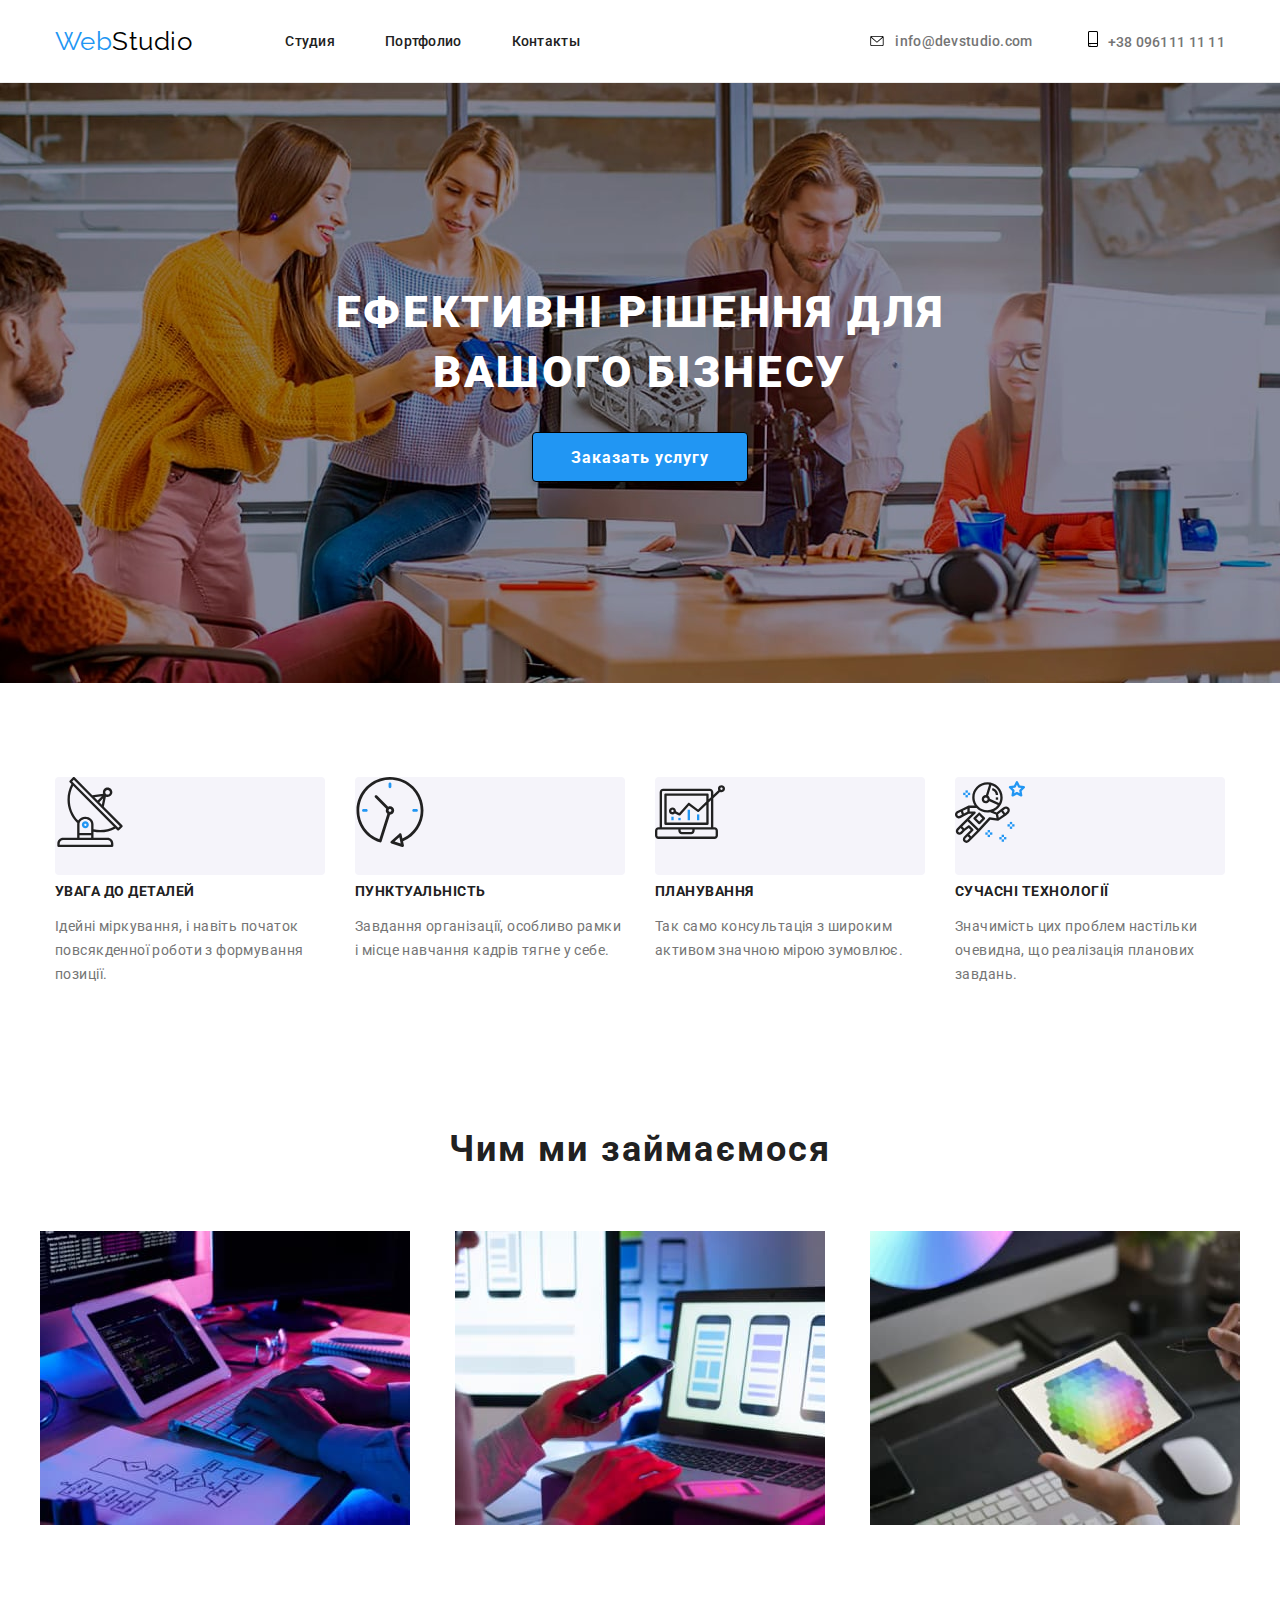
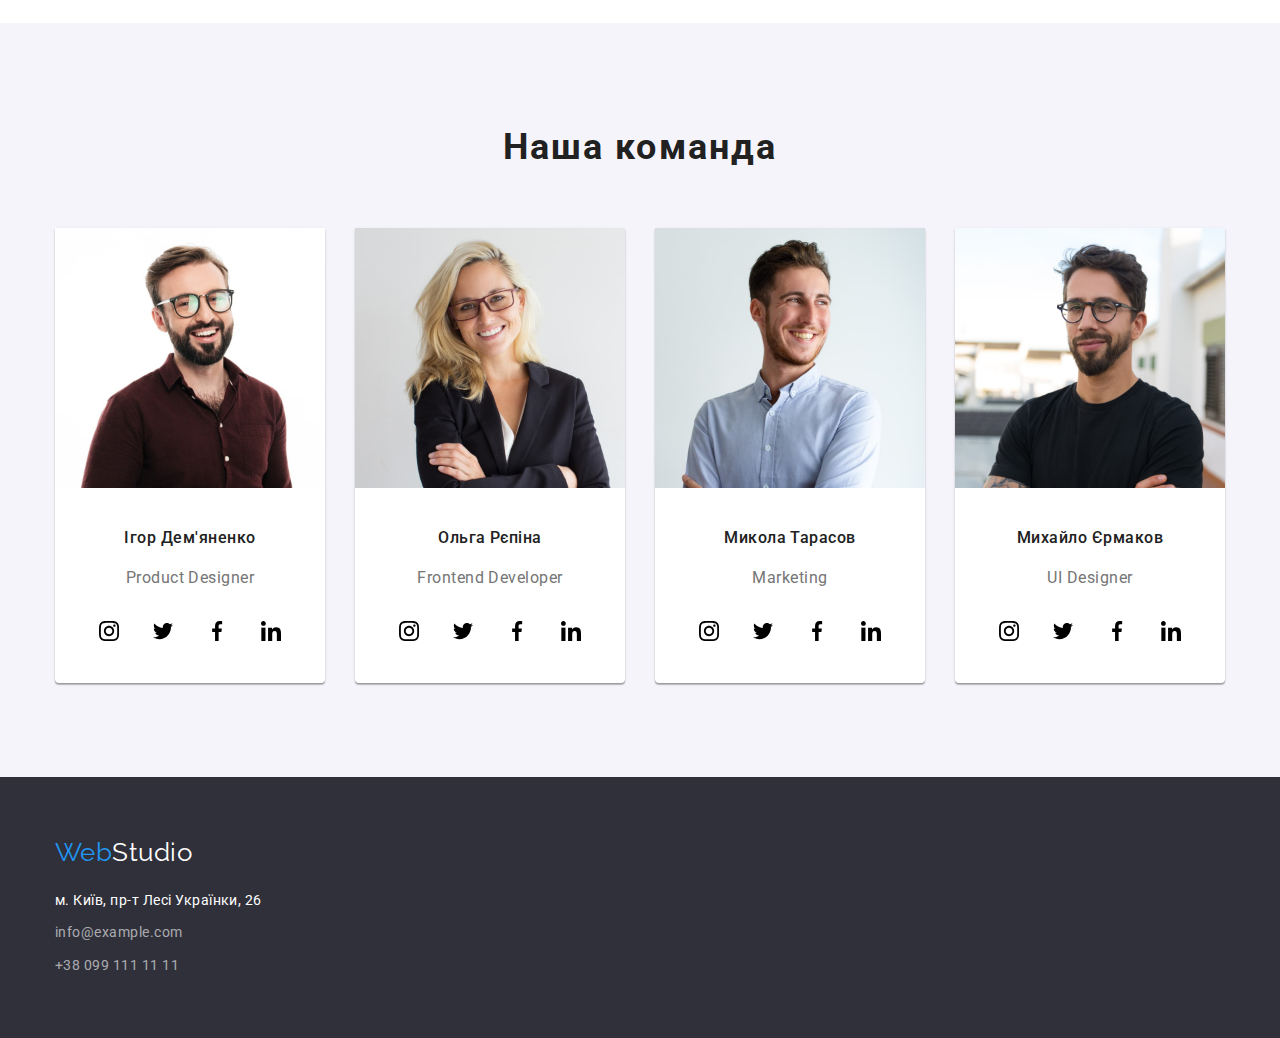
<file: index.html>
<!DOCTYPE html>
<html lang="en">
<head>
    <meta charset="UTF-8">
    <meta http-equiv="X-UA-Compatible" content="IE=edge">
    <meta name="viewport" content="width=device-width, initial-scale=1.0">
    <title>Document</title> <link rel="preconnect" href="https://fonts.googleapis.com">
    <link rel="preconnect" href="https://fonts.gstatic.com" crossorigin>
    <link href="https://fonts.googleapis.com/css2?family=Raleway:wght@700&family=Roboto:wght@400;500;700;900&display=swap" rel="stylesheet">
    <link rel="stylesheet" href="https://cdnjs.cloudflare.com/ajax/libs/modern-normalize/1.1.0/modern-normalize.min.css">
    <link rel="stylesheet" href="css/styles.css">
</head>
<body>
    <div class="line">
        <header class="head conteiner">
            <nav class="nav">
                <a href="./index.html" class="logo"><span class="logo-blue">Web</span>Studio</a>
                <ul class="site-nav">
                    <li class="link"> 
                        <a href="./index.html" class="link-nav current">Студия</a>
                    </li>
                    <li class="link"> 
                        <a href="./portfolio.html" class="link-nav">Портфолио</a>
                    </li>
                    <li class="link"> 
                        <a href="Контакты" class="link-nav">Контакты</a>
                    </li>            
                </ul>        
            </nav>
            <ul class="connection">
                <li> 
                    <a href="mailto:info@devstudio.com" class="link link-nav">
                        <svg class="ikon" width="16px" height="10px">
                            <use href="./images/icons.svg#icon-mail"></use>
                        </svg>info@devstudio.com 
                    </a> 
                </li>
                <li class="connection-link"> 
                    <a href="tel:+380961111111" class="link link-conn">
                        <svg class="ikon" width="10px" height="16px">
                            <use href="./images/icons.svg#icon-phone"></use>
                        </svg>+38 096111 11 11 
                    </a>
                </li>
            </ul>       
        </header>
    </div>        
    <main>              
        <section class="hero section">
            <div class="conteiner">
                <h1 class="hero-title">Ефективні рішення для<br>вашого бізнесу</h1>
                <button type="button" class="button">Заказать услугу</button>
            </div>
        </section>    
        <section class="features section">
            <div class="conteiner">
                <h2 class="visually-hidden">feature</h2>
                <ul class="feature">
                    <li class="feature-list">
                        <svg class="ikon" width="70px" height="70px">
                            <use href="./images/icons.svg#icon-antenna"></use>
                        </svg>
                        <h3 class="feature-list-title">Увага до деталей</h3>
                        <p class="feature-list-text">Ідейні міркування, і навіть початок повсякденної роботи з формування позиції.</p>
                    </li>                    
                    <li class="feature-list">
                        <div class="feature-list-block">
                            <svg class="ikon" width="70px" height="70px">
                                <use href="./images/icons.svg#icon-clock"></use>
                            </svg>
                        </div>                        
                        <h3 class="feature-list-title">Пунктуальність</h3>
                        <p class="feature-list-text">Завдання організації, особливо рамки і місце навчання кадрів тягне у себе.</p>
                    </li>
                    <li class="feature-list">
                        <svg class="ikon" width="70px" height="70px">
                            <use href="./images/icons.svg#icon-diagram"></use>
                        </svg>
                        <h3 class="feature-list-title">Планування</h3>
                        <p class="feature-list-text">Так само консультація з широким активом значною мірою зумовлює.</p>
                    </li>
                    <li class="feature-list">
                        <svg class="ikon" width="70px" height="70px">
                            <use href="./images/icons.svg#icon-astronaut"></use>
                        </svg>
                        <h3 class="feature-list-title">Сучасні технології</h3>
                        <p class="feature-list-text">Значимість цих проблем настільки очевидна, що реалізація планових завдань.</p>
                    </li>
                </ul>
            </div>            
        </section>
        <section class="our-work conteiner section">
        <h2 class="work-title">Чим ми займаємося</h2>
        <ul class="img">
            <li> <img src="images/img4.jpg" alt="Photo1" width="370" height="294"></li>
            <li> <img src="images/img5.jpg" alt="Photo2" width="370" height="294"></li>
            <li> <img src="images/img6.jpg" alt="Photo3" width="370" height="294"></li>
        </ul>
        </section>
        <section class="team section">
            <div class="conteiner">
                <h2 class="team-title">Наша команда</h2>
                <ul class="team-list">
                    <li class="team-list-item">
                        <img src="images/img.jpg" alt="img" width="270" height="260" >
                        <h3 class="name">Ігор Дем'яненко</h3>
                        <p class="position">Product Designer</p>
                        <ul class="position-list">
                            <li class="position-list-item">
                                <a class="position-list-item-link" href="">
                                    <svg class="ikon" width="20px" height="20px">
                                        <use href="./images/icons.svg#icon-instagram"></use>
                                    </svg>
                                </a>
                            </li>
                            <li class="position-list">
                                <a class="position-list-item-link" href="">
                                    <svg class="ikon" width="20px" height="20px">
                                        <use href="./images/icons.svg#icon-twitter"></use>
                                    </svg>
                                </a>
                            </li>
                            <li class="position-list">
                                <a class="position-list-item-link" href="">
                                    <svg class="ikon" width="20px" height="20px">
                                        <use href="./images/icons.svg#icon-facebook"></use>
                                    </svg>
                                </a>
                            </li>
                            <li class="position-list">
                                <a class="position-list-item-link" href="">
                                    <svg class="ikon" width="20px" height="20px">
                                        <use href="./images/icons.svg#icon-linkedin"></use>
                                    </svg>
                                </a>
                            </li>
                        </ul>
                    </li>
                    <li class="team-list-item">
                        <img src="images/img1.jpg" alt="img1" width="270" height="260" >
                        <h3 class="name">Ольга Рєпіна</h3>
                        <p class="position">Frontend Developer</p>
                        <ul class="position-list">
                            <li class="position-list-item">
                                <a class="position-list-item-link" href="">
                                    <svg class="ikon" width="20px" height="20px">
                                        <use href="./images/icons.svg#icon-instagram"></use>
                                    </svg>
                                </a>
                            </li>
                            <li class="position-list">
                                <a class="position-list-item-link" href="">
                                    <svg class="ikon" width="20px" height="20px">
                                        <use href="./images/icons.svg#icon-twitter"></use>
                                    </svg>
                                </a>
                            </li>
                            <li class="position-list">
                                <a class="position-list-item-link" href="">
                                    <svg class="ikon" width="20px" height="20px">
                                        <use href="./images/icons.svg#icon-facebook"></use>
                                    </svg>
                                </a>
                            </li>
                            <li class="position-list">
                                <a class="position-list-item-link" href="">
                                    <svg class="ikon" width="20px" height="20px">
                                        <use href="./images/icons.svg#icon-linkedin"></use>
                                    </svg>
                                </a>
                            </li>
                        </ul>
                    </li>
                    <li class="team-list-item">
                        <img src="images/img2.jpg" alt="img2" width="270" height="260" >
                        <h3 class="name">Микола Тарасов</h3>
                        <p class="position">Marketing</p>
                        <ul class="position-list">
                            <li class="position-list-item">
                                <a class="position-list-item-link" href="">
                                    <svg class="ikon" width="20px" height="20px">
                                        <use href="./images/icons.svg#icon-instagram"></use>
                                    </svg>
                                </a>
                            </li>
                            <li class="position-list">
                                <a class="position-list-item-link" href="">
                                    <svg class="ikon" width="20px" height="20px">
                                        <use href="./images/icons.svg#icon-twitter"></use>
                                    </svg>
                                </a>
                            </li>
                            <li class="position-list">
                                <a class="position-list-item-link" href="">
                                    <svg class="ikon" width="20px" height="20px">
                                        <use href="./images/icons.svg#icon-facebook"></use>
                                    </svg>
                                </a>
                            </li>
                            <li class="position-list">
                                <a class="position-list-item-link" href="">
                                    <svg class="ikon" width="20px" height="20px">
                                        <use href="./images/icons.svg#icon-linkedin"></use>
                                    </svg>
                                </a>
                            </li>
                        </ul>
                    </li>
                    <li class="team-list-item">
                        <img src="images/img3.jpg" alt="img3" width="270" height="260">
                        <h3 class="name">Михайло Єрмаков</h3>
                        <p class="position">UI Designer</p>
                        <ul class="position-list">
                            <li class="position-list-item">
                                <a class="position-list-item-link" href="">
                                    <svg class="ikon" width="20px" height="20px">
                                        <use href="./images/icons.svg#icon-instagram"></use>
                                    </svg>
                                </a>
                            </li>
                            <li class="position-list">
                                <a class="position-list-item-link" href="">
                                    <svg class="ikon" width="20px" height="20px">
                                        <use href="./images/icons.svg#icon-twitter"></use>
                                    </svg>
                                </a>
                            </li>
                            <li class="position-list">
                                <a class="position-list-item-link" href="">
                                    <svg class="ikon" width="20px" height="20px">
                                        <use href="./images/icons.svg#icon-facebook"></use>
                                    </svg>
                                </a>
                            </li>
                            <li class="position-list">
                                <a class="position-list-item-link" href="">
                                    <svg class="ikon" width="20px" height="20px">
                                        <use href="./images/icons.svg#icon-linkedin"></use>
                                    </svg>
                                </a>
                            </li>
                        </ul>
                    </li>
                </ul>
            </div>        
        </section>
    </main>
    <footer class="footer"> 
        <div class="conteiner">
            <a href="./index.html" class="logo footter-logo"> <span class="logo-blue">Web</span><span class="logo-white">Studio</span></a>    
            <address>                
                <ul class="address">
                    <li class="link-geolocation"> <a href=https://www.google.com.ua/maps/place/Региональный+сервисный+центр+МВД+Киевской+области/@50.4267641,30.5365434,17z/data=!3m1!4b1!4m5!3m4!1s0x40d4c9352844eb2b:0x50bd53498a7bb884!8m2!3d50.4267607!4d30.5387374?hl=ru  class="location">м. Київ, пр-т Лесі Українки, 26</a> </li>
                    <li class="link-add"> <a href="mailto:info@example.com" class="link"> info@example.com </a> </li>
                    <li> <a href="tell:+380991111111" class="link"> +38 099 111 11 11 </a> </li>
                </ul>                
            </address>
        </div>        
    </footer>    
</body>
</html>
</file>
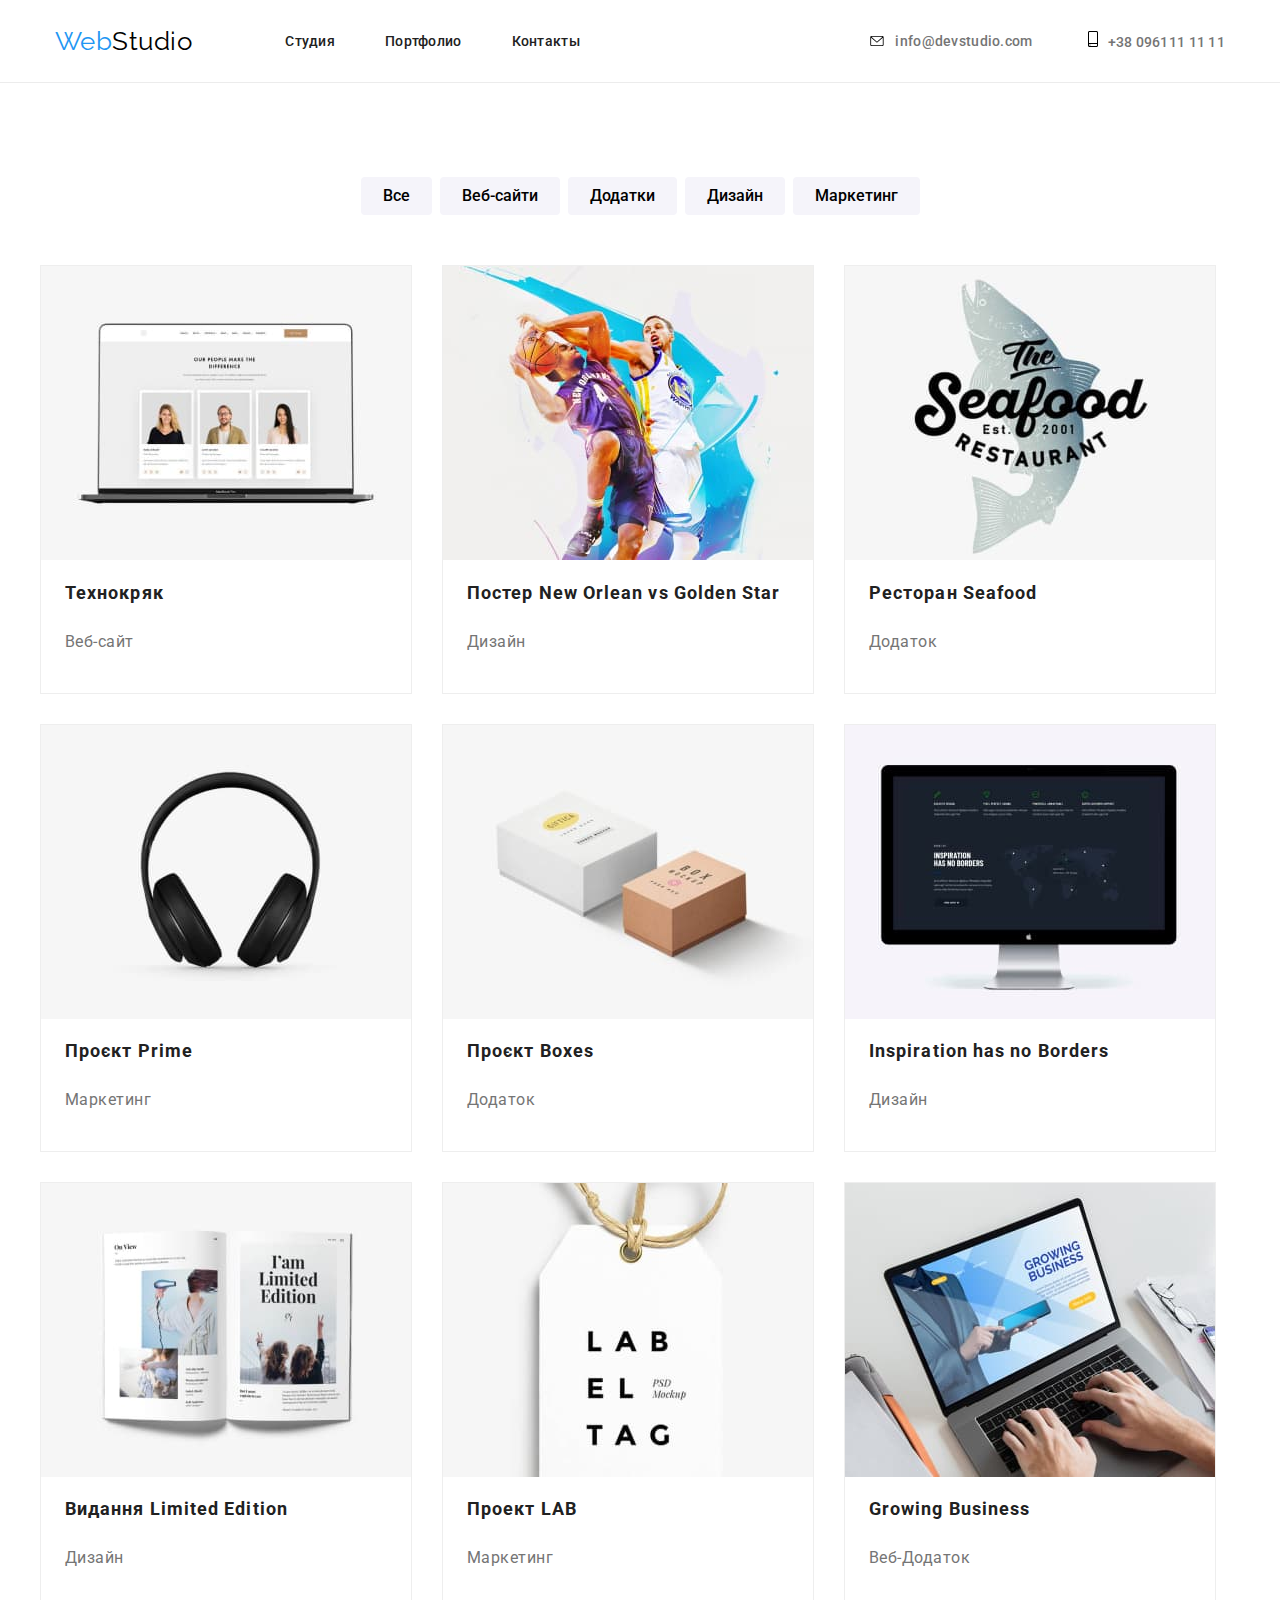
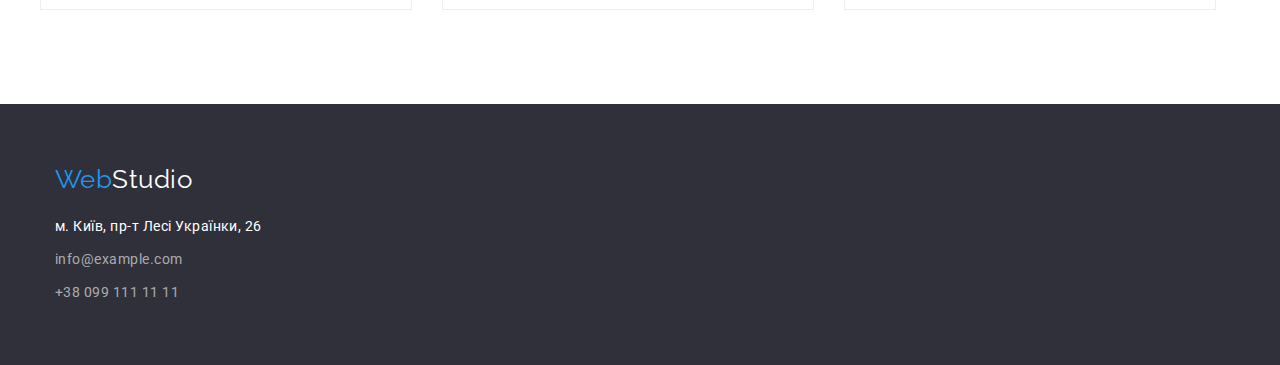
<file: portfolio.html>
<!DOCTYPE html>
<html lang="en">
<head>
    <meta charset="UTF-8">
    <meta http-equiv="X-UA-Compatible" content="IE=edge">
    <meta name="viewport" content="width=device-width, initial-scale=1.0">
    <title>Document</title><link rel="preconnect" href="https://fonts.googleapis.com">
    <link rel="preconnect" href="https://fonts.gstatic.com" crossorigin>
    <link href="https://fonts.googleapis.com/css2?family=Raleway:wght@700&family=Roboto:wght@400;500;700;900&display=swap"rel="stylesheet">
    <link rel="stylesheet" href="https://cdnjs.cloudflare.com/ajax/libs/modern-normalize/1.1.0/modern-normalize.min.css">
    <link rel="stylesheet" href="css/styles.css">
</head>
<body>
    <div class="line">
        <header class="head conteiner">
            <nav class="nav">
                <a href="./index.html" class="logo"><span class="logo-blue">Web</span>Studio</a>
                <ul class="site-nav">
                    <li class="link"> 
                        <a href="./index.html" class="link-nav current">Студия</a>
                    </li>
                    <li class="link"> 
                        <a href="./portfolio.html" class="link-nav">Портфолио</a>
                    </li>
                    <li class="link"> 
                        <a href="Контакты" class="link-nav">Контакты</a>
                    </li>            
                </ul>        
            </nav>
            <ul class="connection">
                <li> 
                    <a href="mailto:info@devstudio.com" class="link link-nav">
                        <svg class="ikon" width="16px" height="10px">
                            <use href="./images/icons.svg#icon-mail"></use>
                        </svg>info@devstudio.com 
                    </a> 
                </li>
                <li class="connection-link"> 
                    <a href="tel:+380961111111" class="link link-conn">
                        <svg class="ikon" width="10px" height="16px">
                            <use href="./images/icons.svg#icon-phone"></use>
                        </svg>+38 096111 11 11 
                    </a>
                </li>
            </ul>       
        </header>
    </div>       
    <main>  
        <section class="tabs conteiner section">            
            <ul class="buttons-list">
                <li> <button type="button"> Все </button> </li> 
                <li> <button type="button"> Веб-сайти </button> </li> 
                <li> <button type="button"> Додатки </button> </li> 
                <li> <button type="button"> Дизайн </button> </li> 
                <li> <button type="button"> Маркетинг </button> </li>                            
            </ul>        
            <h1 class="visually-hidden">Projects</h1>
            <ul class="project">
                <li class="project-item">
                    <img src="images/img7.jpg" alt="img7" width="370" >
                    <div class="project-item-words">
                        <h2 class="project-item-title">Технокряк</h2>
                        <p class="project-item-text">Веб-сайт</p>
                    </div>
                </li>
                <li class="project-item">
                    <img src="images/img8.jpg" alt="img8" width="370" >
                    <div class="project-item-words">
                        <h2 class="project-item-title"> Постер New Orlean vs Golden Star</h2>
                        <p class="project-item-text">Дизайн</p>
                    </div>                    
                </li>
                <li class="project-item">
                    <img src="images/img9.jpg" alt="img9" width="370" > 
                    <div class="project-item-words">
                        <h2 class="project-item-title">Ресторан Seafood</h2>
                        <p class="project-item-text">Додаток</p>
                    </div>                    
                </li>
                <li class="project-item">
                    <img src="images/img10.jpg" alt="img10" width="370" >
                    <div class="project-item-words">
                        <h2 class="project-item-title">Проєкт Prime</h2>
                        <p class="project-item-text">Маркетинг</p>
                    </div>                    
                </li>
                <li class="project-item">
                    <img src="images/img11.jpg" alt="img11" width="370" >
                    <div class="project-item-words">
                        <h2 class="project-item-title">Проєкт Boxes</h2>
                        <p class="project-item-text">Додаток</p>
                    </div>                    
                </li>
                <li class="project-item">
                    <img src="images/img12.jpg" alt="img12" width="370" >
                    <div class="project-item-words">
                        <h2 class="project-item-title">Inspiration has no Borders</h2>
                        <p class="project-item-text">Дизайн</p>
                    </div>                    
                </li>
                <li class="project-item">
                    <img src="images/img13.jpg" alt="img13" width="370" >
                    <div class="project-item-words">
                        <h2 class="project-item-title">Видання Limited Edition</h2>
                        <p class="project-item-text">Дизайн</p>
                    </div>                    
                </li>
                <li class="project-item">
                    <img src="images/img14.jpg" alt="img14" width="370" >
                    <div class="project-item-words">
                        <h2 class="project-item-title">Проект LAB</h2>
                        <p class="project-item-text">Маркетинг</p>
                    </div>                    
                </li>
                <li class="project-item">
                    <img src="images/img15.jpg" alt="img15" width="370" >
                    <div class="project-item-words">
                        <h2 class="project-item-title">Growing Business</h2>
                        <p class="project-item-text">Веб-Додаток</p>
                    </div>                    
                </li>
            </ul>
        </section>    
    </main>
    <footer class="footer">        
        <div class="conteiner">
            <a href="./index.html" class="logo footer-logo"> <span class="logo-blue">Web</span><span class="logo-white">Studio</span></a>    
            <address>                
                <ul class="address">
                    <li> <a href=https://www.google.com.ua/maps/place/Региональный+сервисный+центр+МВД+Киевской+области/@50.4267641,30.5365434,17z/data=!3m1!4b1!4m5!3m4!1s0x40d4c9352844eb2b:0x50bd53498a7bb884!8m2!3d50.4267607!4d30.5387374?hl=ru  class="location">м. Київ, пр-т Лесі Українки, 26</a> </li>
                    <li> <a href="mailto:info@example.com" class="link"> info@example.com </a> </li>
                    <li> <a href="tell:+380991111111" class="link"> +38 099 111 11 11 </a> </li>
                </ul>                
            </address>
        </div>                 
    </footer>    
</body>
</html>
</file>
<file: css/styles.css>
:root {
  --primary-text-color: #757575;
  --secondary-text-color: #ffffff;
  --accent-color: #2196f3;
  --primary-background: #ffffff;
  --secondary-background: #2f303a;
  --titles-color: #212121;
}

html {
  box-sizing: border-box;
}
h1,
h2,
h3,
h4,
h5,
h6 p,
ul {
  padding: 0px;
  margin: 0px;
}

*,
*::before,
*::after {
  box-sizing: border-box;
}

button {
  font-family: inherit;
}

ul {
  list-style: none;
  margin: 0px;
  padding: 0px;
}

a {
  text-decoration: none;
}

body {
  background-color: var(--primary-background);
  color: var(--primary-text-color);
  font-family: Roboto, sans-serif;
  letter-spacing: 0.03em;
}
.conteiner {
  width: 1200px;
  padding-left: 15px;
  padding-right: 15px;
  margin: 0 auto;
}
.section {
  padding-top: 94px;
  padding-bottom: 94px;
}

.visually-hidden {
  position: absolute;
  white-space: nowrap;
  width: 1px;
  height: 1px;
  overflow: hidden;
  border: 0;
  padding: 0;
  clip: rect(0 0 0 0);
  clip-path: inset(50%);
  margin: -1px;
}

/* ----------------Header---------------- */
.head {
  display: flex;
  justify-content: space-between;
}
.line {
  border-bottom: 1px solid #ececec;
}

/* ----------------logo---------------- */
.logo-full {
  margin-left: 0px;
  margin-right: 43px;
}
.logo {
  color: #000000;
  font-family: Raleway, cursive;
  font-size: 26px;
  line-height: 1.2;
}
.logo-blue {
  color: #2196f3;
}

/* ----------------site-nav---------------- */

.nav {
  display: flex;
  align-items: center;
  padding-left: 0px;
}
.nav .logo{
  margin-right: 93px;
}
.site-nav {
  display: flex;
}
.site-nav .link-nav {
  color: #212121;
  font-weight: 500;
  font-size: 14px;
  line-height: 1.14;
  letter-spacing: 0.02em;
  display: inline;
}

.site-nav link-nav .current {
  color: #2196f3;
  display: inline;
}
.site-nav link-nav:last-child{
  margin-right: 0px;
}
.site-nav .link-nav:first-child{
  margin-left: 0;
}
.site-nav .link-nav:hover,
.site-nav .link-nav:focus {
  color: #2196f3;
}
.site-nav li{
  margin-right: 50px;
}
.site-nav .link {
  padding-top: 32px;
  padding-bottom: 32px;
}

/* ----------------connection---------------- */

.connection {
  display: flex;
  align-items: center;
}
.connection .link {
  color: #757575;
  font-weight: 500;
  font-size: 14px;
  line-height: 1.14;
  letter-spacing: 0.02em;
}
.link-conn {
  margin-right: 0px;
  margin-left: 25px;
  padding-right: 0px;
}
.connection .ikon{
  margin-right: 10px;
}
.connection .link:hover,
.connection .link:focus {
  color: #2196f3;
}
.link-nav::before{
  content:1 ;
  width: 16px;
  height: 12px;
  background-color: red;
}
.connection-link{
  margin-left: 30px;
}



/* ----------------Hero---------------- */

.hero {
  text-align: center;
  max-width: 1600px;
  height: 600px;
   background-image: linear-gradient(
    to right,
    rgba(47, 48, 58, 0.4),
    rgba(47, 48, 58, 0.4)
  );
  background-image: url(../images/background-picture.jpg);
  background-color: var(--secondary-background);
  background-position: center;

  margin-right: auto;
  margin-left: auto;
  padding-top: 200px;
  padding-bottom: 200px;
}

.hero-title {
  color: #ffffff;
  background-color: none;
  background-position: center;

  font-weight: 900;
  font-size: 44px;
  line-height: 1.35;

  letter-spacing: 0.06em;
  text-transform: uppercase;
  margin-bottom: 30px;
}
.hero .button {
  background-color: var(--accent-color);
  color: var(--secondary-text-color);
  cursor: pointer;
  display: inline-block;

  font-weight: 700;
  font-size: 16px;
  line-height: 1.9;

  text-align: center;
  letter-spacing: 0.06em;

  box-shadow: 0px 4px 4px rgba(0, 0, 0, 0.15);
  border-radius: 4px;
  padding: 10px 32px;
}
.hero .button {
  display: inline-block;
  border: 1px solid #000000;
  min-width: 216px;
  height: 50px;
}

/* ----------------Festure---------------- */

.feature {
  display: flex;
  flex-wrap: wrap;
  gap: 30px;
  height: 248px;
}
.features {
  padding-top: 94px;
  padding-bottom: 0px;
}
.feature-list-title {
  color: #212121;
  font-weight: 700;
  font-size: 14px;
  line-height: 1.4;
  text-transform: uppercase;
  margin-top: 30px;
  margin-bottom: 10px;
}
.feature-list-text {
  font-weight: 400;
  font-size: 14px;
  line-height: 1.7;
  letter-spacing: 0.03em;
}
.feature-list {
  box-sizing: content-box;
  width: 270px;
  height: 98px;
  background: #F5F4FA;
  border-radius: 4px;  
}
.feature-list{
display: block;
margin-left: auto;
margin-right: auto;
}



/* ----------------What do we do---------------- */

.our-work {
  margin: 0 auto;
  padding-left: 0px;
  padding-right: 0px;
  padding-bottom: 94px;
}
.work-title {
  color: #212121;
  font-weight: 700;
  font-size: 36px;
  line-height: 1.7;
  text-align: center;
  margin-bottom: 50px;
}
.img {
  display: flex;
  justify-content: space-between;
}

/* ----------------Our team---------------- */

.team {
  background-color: #f5f4fa;
  padding: 94px 0px;
}
.team-list {
  display: flex;
  justify-content: space-between;
}
.team-title {
  color: #212121;
  font-weight: 700;
  font-size: 36px;
  line-height: 1.7;
  text-align: center;
  margin-bottom: 50px;
}
.team-list-item {
  width: 270px;
  box-shadow: 0px 1px 3px rgba(0, 0, 0, 0.12), 0px 1px 1px rgba(0, 0, 0, 0.14),
    0px 2px 1px rgba(0, 0, 0, 0.2);
  border-radius: 0px 0px 4px 4px;
  background-color: #FFFFFF;
}
.name {
  color: #212121;
  font-weight: 500;
  font-size: 16px;
  line-height: 1.9;
  text-align: center;
  margin-top: 30px;
}
.position {
  font-size: 16px;
  line-height: 1.9;
  text-align: center;
  margin-top: 10px;
  margin-bottom: 16px;
}
.team-list-links{  
  width: 246px;
  height: 44px;
  margin-top: 16px;
  align-items: center;
}
.team-list-item{
  padding-bottom: 30px;
}
.team-list-link{
  display: inline-block;  
  width: 44px;
  height: 44px;
  background-color:#FFFFFF;
  background-repeat: no-repeat;
  background-position: center;
  border-radius: 50%;
  border: 1px solid black;
}
.position-list-link{
  width: 44px;
  height: 44px;
  border-radius: 50%;
  background: blue;
}
.position-list-item-link{
  display: flex;
  width: 44px;
  height: 44px;
  border-radius: 50%;
  align-items: center;
  justify-content: center;
}
.position-list{
  display: flex;
  justify-content: center;
  gap: 10px;
}

/* ----------------Footer---------------- */

.footer {
  background-color: var(--secondary-background);
  padding-top: 60px;
  padding-bottom: 60px;
}
.logo-white {
  color: var(--secondary-text-color);
}
address{
  margin-top: 20px;
}

.address {
  color: var(--primary-text-color);
  font-style: normal;
}
.address li:not(:last-child){
  margin-bottom: 9px;
}

.address .location {
  color: var(--secondary-text-color);

  font-size: 14px;
  line-height: 1.7;
}
.address .link {
  color: rgba(255, 255, 255, 0.6);

  font-style: normal;
  font-size: 14px;
  line-height: 1.7;
}
.address .link:hover,
.address .link:focus {
  color: #2196f3;
}

/* ----------------Portfolio---------------- */

/* ----------------Buttons section---------------- */
.tabs {
  padding: 94px 0px;
}
.buttons-list {
  display: flex;
  justify-content: center;
}
.buttons-list button {
  background: #f5f4fa;
  border: none;
  border-radius: 4px;
  font-weight: 500;
  font-size: 16px;
  line-height: 1.62;
  text-align: center;
  cursor: pointer;
  display: inline-block;
  height: 38px;
  margin-right: 4px;
  margin-left: 4px;
  margin-bottom: 50px;
  padding: 6px 22px;
}
.buttons-list button:hover,
.buttons-list button:focus {
  color: var(--secondary-text-color);
  background-color: var(--accent-color);
  cursor: pointer;
  border: none;
  box-shadow: 0px 3px 1px rgba(0, 0, 0, 0.1), 0px 1px 2px rgba(0, 0, 0, 0.08),
    0px 2px 2px rgba(0, 0, 0, 0.12);
  border-radius: 4px;
}

/* -------------Projects section---------------- */

h2 {
  color: var(--titles-color);
  font-style: normal;
  font-weight: 700;
  font-size: 18px;
  line-height: 2;
  letter-spacing: 0.06em;
}
.project p {
  font-size: 16px;
  line-height: 1.87;
}
.project {
  display: flex;
  flex-wrap: wrap;
  gap: 30px;
}
.project-item {  
  border: 1px solid #EEEEEE;
}
.project-item:hover,
.project-item:focus {
  cursor: pointer;
  box-shadow: 0px 3px 1px rgba(0, 0, 0, 0.1), 0px 1px 2px rgba(0, 0, 0, 0.08),
    0px 2px 2px rgba(0, 0, 0, 0.12);
  border-radius: 4px;
}
.project-item-title {
  font-size: 18px;
  line-height: 2;
  letter-spacing: 0.06em;
  margin-bottom: 4px;
}
.project-item-text {
  font-size: 16px;
  line-height: 1.88;
  letter-spacing: 0.03em;
}
.project-item-words {
  padding-top: 10px;
  padding-right: 24px;
  padding-left: 24px;
  padding-bottom: 20px;
}
</file>
